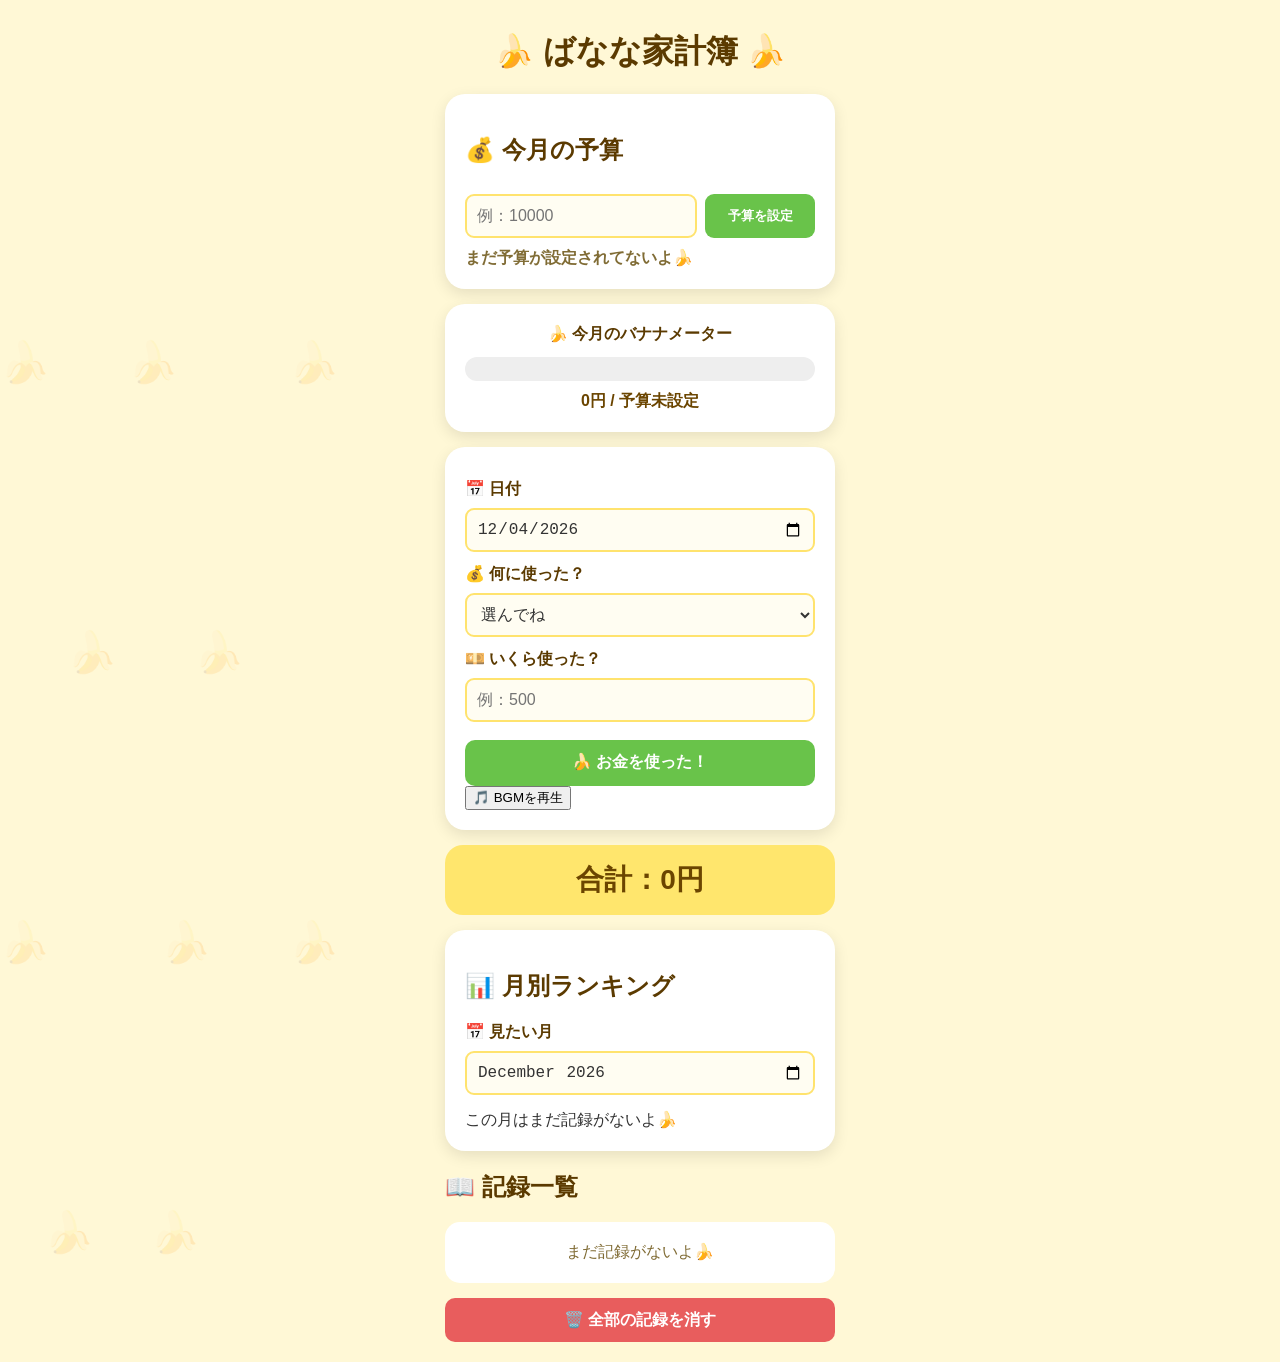
<file: index.html>
<!DOCTYPE html>
<html lang="ja">

<head>

<meta charset="UTF-8">

<meta name="viewport"
      content="width=device-width, initial-scale=1.0">

<title>ばなな家計簿|無料で使える家計簿 🍌</title>

<meta name="description" content="ばなな家計簿🍌 予算設定や月別ランキング、楽しい演出でお金を記録できる無料の家計簿です。">

<link rel="stylesheet" href="style.css">

</head>


<body>


<!-- 🍌 背景 -->

<div class="banana-bg">

🍌       🍌          🍌

      🍌       🍌

🍌          🍌       🍌

    🍌     🍌

🍌       🍌          🍌

       🍌      🍌

🍌          🍌

</div>



<div class="container">


<h1>
🍌 ばなな家計簿 🍌
</h1>



<!-- =========================
     💰 予算
========================= -->

<div class="budget-card">

<h2>💰 今月の予算</h2>

<div class="budget-input">

<input
    type="number"
    id="budget"
    placeholder="例：10000"
    min="1"
>

<button id="budgetButton">
予算を設定
</button>

</div>

<div id="budgetMessage">
まだ予算が設定されてないよ🍌
</div>

</div>



<!-- =========================
     🍌 メーター
========================= -->

<div class="banana-meter">

<div class="meter-title">
🍌 今月のバナナメーター
</div>


<div class="meter-bar">

<div id="meterFill"></div>

</div>


<div id="meterText">
0円 / 0円
</div>

</div>



<!-- =========================
     💸 記録
========================= -->

<div class="card">


<label>
📅 日付
</label>

<input
    type="date"
    id="date"
>



<label>
💰 何に使った？
</label>

<select id="item">

<option value="">
選んでね
</option>

<option value="🍙 ごはん">
🍙 ごはん
</option>

<option value="🍬 お菓子">
🍬 お菓子
</option>

<option value="🥤 飲み物">
🥤 飲み物
</option>

<option value="🎮 ゲーム">
🎮 ゲーム
</option>

<option value="🛍️ 買い物">
🛍️ 買い物
</option>

<option value="🚃 交通費">
🚃 交通費
</option>

<option value="🎬 遊び">
🎬 遊び
</option>

<option value="📱 サブスク">
📱 サブスク
</option>

<option value="🍌 その他">
🍌 その他
</option>

</select>



<label>
💴 いくら使った？
</label>

<input
    type="number"
    id="price"
    placeholder="例：500"
    min="1"
>



<button id="addButton">
🍌 お金を使った！
</button>
      
<button id="bgmButton">
    🎵 BGMを再生
</button>

<audio id="bgm" src="hiru.mp3" loop></audio>

</div>



<!-- =========================
     💰 合計
========================= -->

<div id="total">

合計：0円

</div>



<!-- =========================
     📊 月別ランキング
========================= -->

<div class="summary-card">

<h2>
📊 月別ランキング
</h2>


<label>
📅 見たい月
</label>


<input
    type="month"
    id="rankingMonth"
>


<div id="categoryList">

まだ記録がないよ🍌

</div>

</div>



<!-- =========================
     📖 記録
========================= -->

<h2>
📖 記録一覧
</h2>


<ul id="recordList"></ul>



<button id="deleteAllButton">

🗑️ 全部の記録を消す

</button>


</div>



<!-- =========================
     🎰 演出
========================= -->

<div id="effect">

<div id="effectText">

🍌 RECORD SUCCESS!! 🍌

</div>

</div>



<script src="script.js"></script>


</body>

</html>
</file>
<file: style.css>
/* ========================================
   🍌 ばなな家計簿
======================================== */


* {
    box-sizing: border-box;
}


body {

    margin: 0;

    font-family:
        -apple-system,
        BlinkMacSystemFont,
        "Segoe UI",
        "Hiragino Kaku Gothic ProN",
        "Hiragino Sans",
        "Yu Gothic",
        sans-serif;

    background: #fff8d6;

    color: #333;

    overflow-x: hidden;
}


/* ========================================
   🍌 背景
======================================== */


.banana-bg {

    position: fixed;

    inset: 0;

    z-index: -1;

    width: 100%;
    height: 100%;

    padding-top: 0;

    font-size: 40px;

    line-height: 145px;

    opacity: 0.15;

    white-space: pre-wrap;

    pointer-events: none;

    user-select: none;

}


/* ========================================
   全体
======================================== */


.container {

    width: 100%;

    max-width: 430px;

    margin: 0 auto;

    padding: 20px;
}


/* ========================================
   タイトル
======================================== */


h1 {

    text-align: center;

    color: #5b3a00;

    font-size: 32px;

    margin:
        10px 0 20px;
}


h2 {

    color: #5b3a00;

}


/* ========================================
   カード
======================================== */


.card,
.budget-card,
.banana-meter,
.summary-card {

    width: 100%;

    background: white;

    padding: 20px;

    border-radius: 20px;

    box-shadow:
        0 5px 15px rgba(0,0,0,0.10);

    margin-bottom: 15px;

}


/* ========================================
   ラベル
======================================== */


label {

    display: block;

    margin-top: 12px;

    font-weight: bold;

    color: #5b3a00;

}


/* ========================================
   入力
======================================== */


input,
select {

    width: 100%;

    height: 44px;

    margin-top: 8px;

    padding: 10px;

    border: 2px solid #ffe36e;

    border-radius: 9px;

    background: #fffdf2;

    color: #333;

    font-size: 16px;

}


input:focus,
select:focus {

    outline: none;

    border-color: #f5c400;

}


/* ========================================
   予算入力
======================================== */


.budget-input {

    display: flex;

    gap: 8px;

}


.budget-input input {

    flex: 1;

    min-width: 0;

    margin-top: 8px;

}


#budgetButton {

    width: 110px;

    height: 44px;

    margin-top: 8px;

    padding: 5px;

    border: none;

    border-radius: 9px;

    background: #69c34a;

    color: white;

    font-weight: bold;

    cursor: pointer;

}


#budgetButton:hover {

    background: #55ad38;

}


#budgetMessage {

    margin-top: 10px;

    color: #806c35;

    font-weight: bold;

}


/* ========================================
   🍌 記録ボタン
======================================== */


#addButton {

    width: 100%;

    height: 46px;

    margin-top: 18px;

    border: none;

    border-radius: 10px;

    background: #69c34a;

    color: white;

    font-size: 16px;

    font-weight: bold;

    cursor: pointer;

    transition:
        transform 0.1s,
        background 0.2s;

}


#addButton:hover {

    background: #55ad38;

}


#addButton:active {

    transform: scale(0.96);

}


/* ========================================
   💰 合計
======================================== */


#total {

    width: 100%;

    margin-bottom: 15px;

    padding: 16px;

    border-radius: 18px;

    text-align: center;

    font-size: 28px;

    font-weight: bold;

    color: #6b4500;

    background: #ffe66d;

}


.total-pop {

    animation: totalPop 0.5s ease;

}


@keyframes totalPop {

    0% {
        transform: scale(1);
    }

    50% {
        transform: scale(1.12);
    }

    100% {
        transform: scale(1);
    }

}


/* ========================================
   🍌 メーター
======================================== */


.meter-title {

    text-align: center;

    margin-bottom: 12px;

    font-weight: bold;

    color: #5b3a00;

}


.meter-bar {

    width: 100%;

    height: 24px;

    background: #eee;

    border-radius: 20px;

    overflow: hidden;

}


#meterFill {

    width: 0%;

    height: 100%;

    border-radius: 20px;

    background:
        linear-gradient(
            90deg,
            #69c34a,
            #ffe36e,
            #ff9f43
        );

    transition:
        width 0.5s ease,
        background 0.3s ease;

}


#meterFill.danger {

    background:
        linear-gradient(
            90deg,
            #ff9f43,
            #ff5c5c
        );

}


#meterText {

    margin-top: 10px;

    text-align: center;

    font-weight: bold;

    color: #6b4500;

}


/* ========================================
   🚨 予算オーバー
======================================== */


.over-budget {

    background: #ffe0e0 !important;

    color: #c62828 !important;

}


/* ========================================
   📊 ランキング
======================================== */


#categoryList {

    margin-top: 15px;

}


.category-row {

    display: flex;

    justify-content: space-between;

    align-items: center;

    padding: 12px 0;

    border-bottom:
        1px solid #eee;

}


.category-row:last-child {

    border-bottom: none;

}


.category-name {

    font-weight: bold;

}


.category-money {

    color: #6b4500;

    font-weight: bold;

}


/* ========================================
   📖 記録一覧
======================================== */


#recordList {

    list-style: none;

    padding: 0;

    margin: 0;

}


#recordList li {

    position: relative;

    width: 100%;

    margin-top: 10px;

    padding: 15px;

    padding-right: 65px;

    background: white;

    border-radius: 15px;

    box-shadow:
        0 3px 8px rgba(0,0,0,0.10);

    animation:
        recordAppear 0.3s ease;

}


@keyframes recordAppear {

    from {

        opacity: 0;

        transform:
            translateY(-10px);

    }

    to {

        opacity: 1;

        transform:
            translateY(0);

    }

}


.record-date {

    font-size: 14px;

    color: #777;

}


.record-item {

    margin-top: 5px;

    font-weight: bold;

}


.record-price {

    margin-top: 5px;

    font-size: 20px;

    font-weight: bold;

    color: #6b4500;

}


/* ========================================
   🗑️ 削除
======================================== */


.delete-button {

    position: absolute;

    right: 10px;

    top: 50%;

    transform:
        translateY(-50%);

    width: 42px !important;

    height: 42px !important;

    margin: 0 !important;

    padding: 0 !important;

    border: none;

    border-radius: 50%;

    background: #ffdddd;

    color: #c44;

    font-size: 18px;

    cursor: pointer;

}


.delete-button:hover {

    background: #ffcaca;

}


/* ========================================
   全削除
======================================== */


#deleteAllButton {

    width: 100%;

    height: 44px;

    margin-top: 15px;

    border: none;

    border-radius: 10px;

    background: #e85d5d;

    color: white;

    font-size: 16px;

    font-weight: bold;

    cursor: pointer;

}


#deleteAllButton:hover {

    background: #d94b4b;

}


/* ========================================
   空っぽ
======================================== */


.empty {

    margin-top: 10px;

    padding: 20px;

    background: white;

    border-radius: 15px;

    text-align: center;

    color: #806c35;

}


/* ========================================
   🍌 降ってくるバナナ
======================================== */


.falling-banana {

    position: fixed;

    top: -70px;

    z-index: 9999;

    pointer-events: none;

    font-size: 38px;

    animation-name:
        bananaFall;

    animation-timing-function:
        linear;

    animation-fill-mode:
        forwards;

}


@keyframes bananaFall {

    0% {

        transform:
            translateY(0)
            rotate(0deg);

        opacity: 1;

    }

    50% {

        transform:
            translateY(50vh)
            rotate(180deg);

    }

    100% {

        transform:
            translateY(110vh)
            rotate(360deg);

        opacity: 0;

    }

}


/* ========================================
   🎰 パチンコ風演出
======================================== */


#effect {

    position: fixed;

    inset: 0;

    z-index: 10000;

    display: flex;

    align-items: center;

    justify-content: center;

    pointer-events: none;

    opacity: 0;

}


#effect.show {

    animation:
        effectShow 1.5s ease forwards;

}


#effectText {

    padding: 22px 30px;

    border-radius: 25px;

    background:
        rgba(255,255,255,0.97);

    box-shadow:
        0 10px 40px rgba(0,0,0,0.25);

    text-align: center;

    font-size: 25px;

    font-weight: bold;

    animation:
        rainbowText 0.4s linear infinite;

}


@keyframes effectShow {

    0% {

        opacity: 0;

        transform:
            scale(0.3)
            rotate(-10deg);

    }

    20% {

        opacity: 1;

        transform:
            scale(1.2)
            rotate(5deg);

    }

    40% {

        transform:
            scale(1)
            rotate(0);

    }

    80% {

        opacity: 1;

    }

    100% {

        opacity: 0;

        transform:
            scale(0.8);

    }

}


@keyframes rainbowText {

    0% {
        filter:
            hue-rotate(0deg);
    }

    100% {
        filter:
            hue-rotate(360deg);
    }

}


/* ========================================
   📱 スマホ
======================================== */


@media (max-width: 480px) {

    .container {

        padding: 15px;

    }


    h1 {

        font-size: 28px;

    }


    #total {

        font-size: 25px;

    }


    .budget-input {

        flex-direction: column;

    }


    #budgetButton {

        width: 100%;

    }

}
</file>
